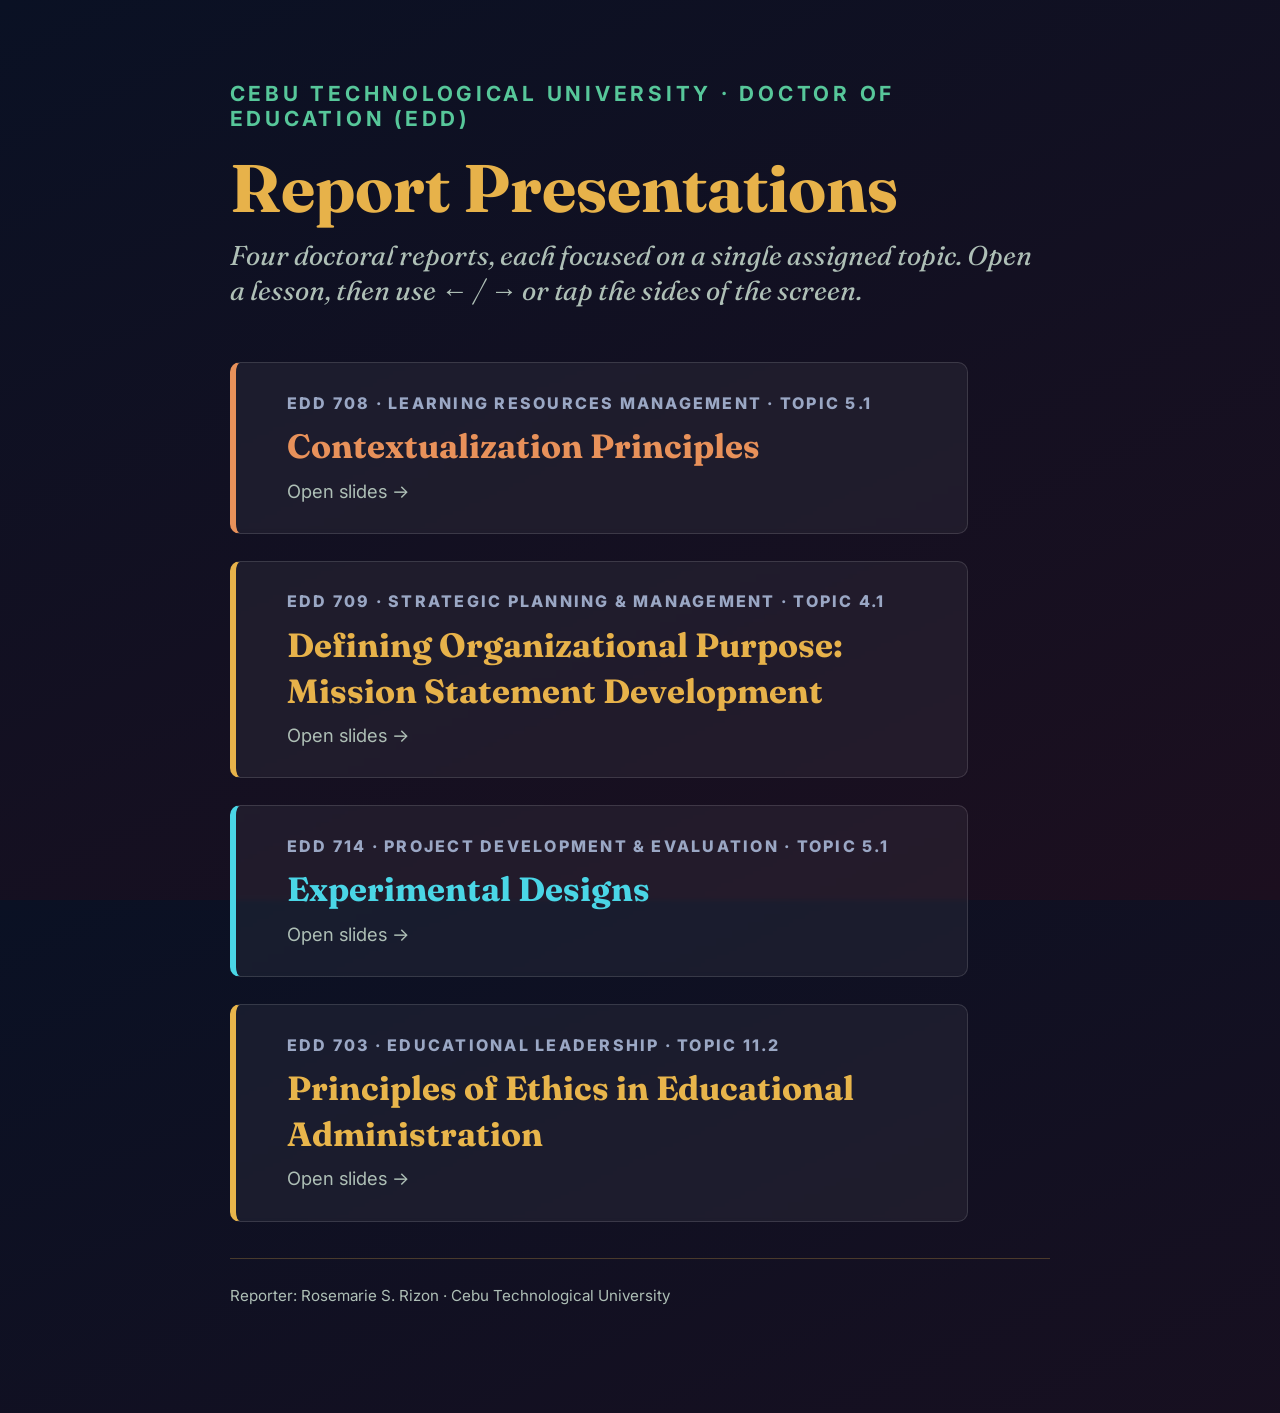
<file: aunt/edd-reports/index.html>
<!doctype html>
<html lang="en">
<head>
<meta charset="utf-8">
<meta name="viewport" content="width=device-width, initial-scale=1">
<title>EdD Report Presentations — Cebu Technological University</title>
<link rel="stylesheet" href="slides.css">
<style>
  body{overflow:auto;background:linear-gradient(155deg,#0a1124 0%,#1c0f1f 100%)}
  .wrap{max-width:1000px;margin:0 auto;padding:9vh 7vw 12vh}
  .program{font-family:"Inter",sans-serif;font-size:1.3rem;font-weight:700;letter-spacing:.18em;text-transform:uppercase;color:#57c79a;margin-bottom:2.4vh}
  h1{font-family:"Fraunces",Georgia,serif;font-weight:700;font-size:clamp(2.4rem,6vw,4.2rem);color:#e7b24a;line-height:1.05;margin-bottom:1.6vh}
  .lead{font-family:"Fraunces",Georgia,serif;font-style:italic;font-size:clamp(1.1rem,2.4vw,1.7rem);color:#aebfb6;margin-bottom:6vh;max-width:48ch}
  a.card{display:block;text-decoration:none;background:rgba(255,255,255,.05);border:1px solid rgba(255,255,255,.13);
    border-left:6px solid var(--ac,#e7b24a);border-radius:10px;padding:3.2vh 4vw;margin-bottom:3vh;color:#f3f1ea;
    transition:transform .2s, background .2s}
  a.card:hover{background:rgba(255,255,255,.09);transform:translateX(6px)}
  a.card .n{font-family:"Inter",sans-serif;font-size:clamp(.8rem,1.5vw,1rem);font-weight:800;letter-spacing:.14em;text-transform:uppercase;color:#9aa7c4}
  a.card .t{font-family:"Fraunces",Georgia,serif;font-size:clamp(1.3rem,3vw,2.1rem);font-weight:700;color:var(--ac,#e7b24a);margin:1vh 0}
  a.card .d{font-size:clamp(.95rem,1.8vw,1.15rem);color:#aebfb6}
  a.l1{--ac:#e8915a} a.l2{--ac:#e7b24a} a.l3{--ac:#4ad6e6} a.l4{--ac:#e8b54b}
  footer{color:#aebfb6;font-size:.95rem;margin-top:4vh;border-top:1px solid rgba(231,178,74,.26);padding-top:3vh}
</style>
</head>
<body>
<div class="wrap">
  <div class="program">Cebu Technological University &middot; Doctor of Education (EdD)</div>
  <h1>Report Presentations</h1>
  <div class="lead">Four doctoral reports, each focused on a single assigned topic. Open a lesson, then use &larr; / &rarr; or tap the sides of the screen.</div>

  <a class="card l1" href="lesson1-learning-resources/">
    <div class="n">EdD 708 &middot; Learning Resources Management &middot; Topic 5.1</div>
    <div class="t">Contextualization Principles</div>
    <div class="d">Open slides &rarr;</div>
  </a>

  <a class="card l2" href="lesson2-strategic-planning/">
    <div class="n">EdD 709 &middot; Strategic Planning &amp; Management &middot; Topic 4.1</div>
    <div class="t">Defining Organizational Purpose: Mission Statement Development</div>
    <div class="d">Open slides &rarr;</div>
  </a>

  <a class="card l3" href="lesson3-project-evaluation/">
    <div class="n">EdD 714 &middot; Project Development &amp; Evaluation &middot; Topic 5.1</div>
    <div class="t">Experimental Designs</div>
    <div class="d">Open slides &rarr;</div>
  </a>

  <a class="card l4" href="lesson4-educational-leadership/">
    <div class="n">EdD 703 &middot; Educational Leadership &middot; Topic 11.2</div>
    <div class="t">Principles of Ethics in Educational Administration</div>
    <div class="d">Open slides &rarr;</div>
  </a>

  <footer>Reporter: Rosemarie S. Rizon &middot; Cebu Technological University</footer>
</div>
</body>
</html>
</file>
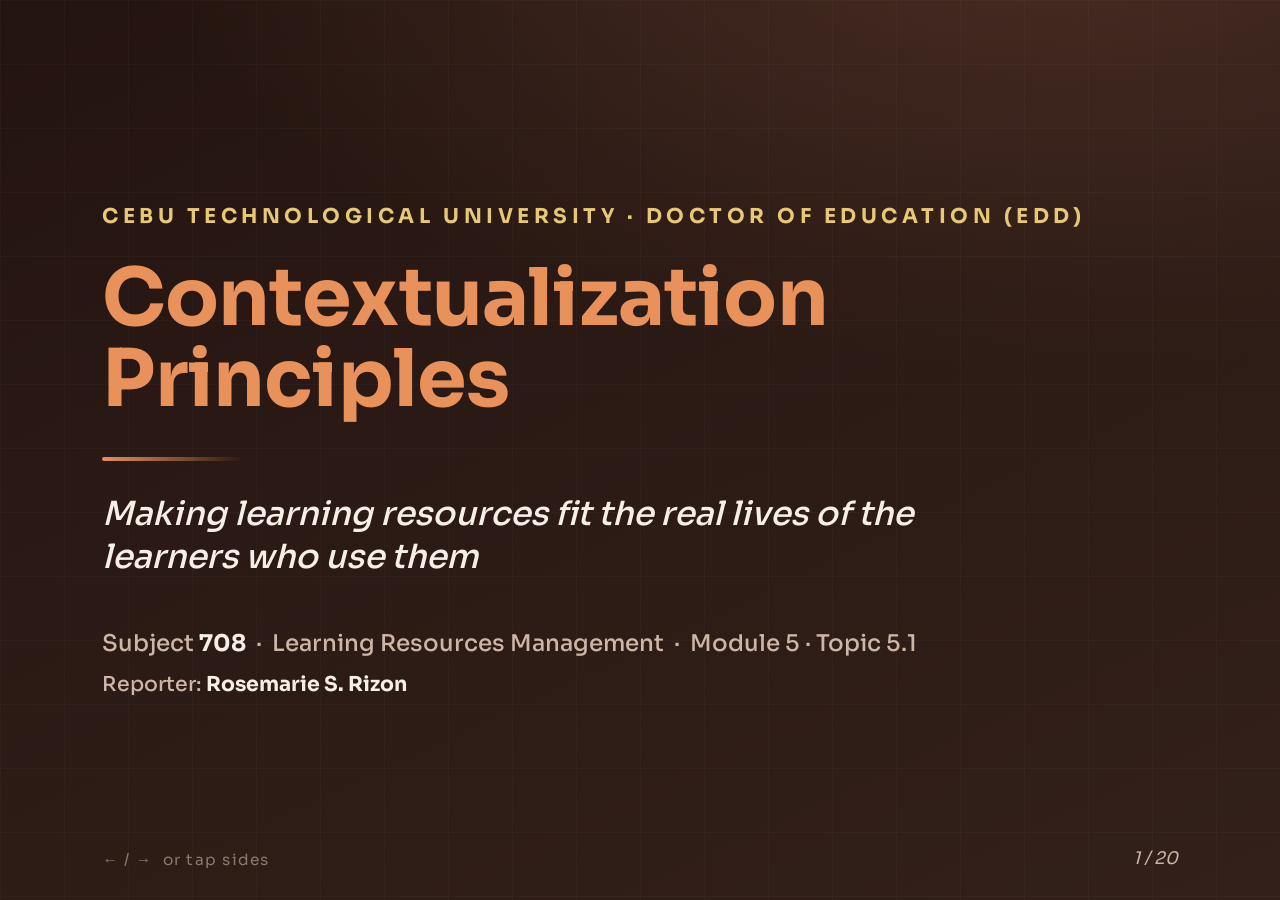
<file: aunt/edd-reports/lesson1-learning-resources/index.html>
<!doctype html>
<html lang="en">
<head>
<meta charset="utf-8">
<meta name="viewport" content="width=device-width, initial-scale=1">
<title>708 — 5.1 Contextualization Principles</title>
<link rel="stylesheet" href="../slides.css">
</head>
<body data-theme="resources">
<div class="deck">

  <!-- 1 — TITLE -->
  <section class="slide title active">
    <div class="program">Cebu Technological University &middot; Doctor of Education (EdD)</div>
    <h1>Contextualization Principles</h1>
    <div class="rule"></div>
    <div class="sub">Making learning resources fit the real lives of the learners who use them</div>
    <div class="by">Subject <b>708</b> &nbsp;&middot;&nbsp; Learning Resources Management &nbsp;&middot;&nbsp; Module 5 &middot; Topic 5.1</div>
    <div class="by" style="margin-top:1.5vh;font-size:1.6vw">Reporter: <b>Rosemarie S. Rizon</b></div>
  </section>

  <!-- 2 — WHERE 5.1 SITS -->
  <section class="slide">
    <div class="kolophon"><span>708 &middot; Module 5</span><span class="right">Topic 5.1</span></div>
    <h2 class="head"><span class="small">Orientation</span>Where my topic sits</h2>
    <figure class="diagram">
      <svg viewBox="0 0 1000 250" role="img" aria-label="Module 5 map, focus on 5.1">
        <rect class="dg-box-a" x="40"  y="60" width="300" height="100" rx="8"/>
        <text class="dg-a" x="190" y="100" text-anchor="middle" font-size="20" font-weight="700">5.1 Contextualization</text>
        <text class="dg-sub" x="190" y="130" text-anchor="middle" font-size="15">principles &mdash; my focus</text>
        <rect class="dg-box" x="375" y="68" width="200" height="84" rx="8" opacity="0.5"/>
        <text class="dg-sub" x="475" y="106" text-anchor="middle" font-size="16" font-weight="600">5.2 Localization</text>
        <text class="dg-sub" x="475" y="130" text-anchor="middle" font-size="13">(later)</text>
        <rect class="dg-box" x="600" y="68" width="170" height="84" rx="8" opacity="0.5"/>
        <text class="dg-sub" x="685" y="100" text-anchor="middle" font-size="15" font-weight="600">5.3 Indigenous</text>
        <text class="dg-sub" x="685" y="124" text-anchor="middle" font-size="13">materials</text>
        <rect class="dg-box" x="795" y="68" width="165" height="84" rx="8" opacity="0.5"/>
        <text class="dg-sub" x="877" y="100" text-anchor="middle" font-size="15" font-weight="600">5.4 Cultural</text>
        <text class="dg-sub" x="877" y="124" text-anchor="middle" font-size="13">responsiveness</text>
      </svg>
      <figcaption>Module 5 has several topics. This report covers only the first &mdash; 5.1, the principle the rest depend on.</figcaption>
    </figure>
  </section>

  <!-- 3 — ROADMAP -->
  <section class="slide">
    <div class="kolophon"><span>708 &middot; 5.1</span><span class="right">Roadmap</span></div>
    <h2 class="head">What this report will cover</h2>
    <ul class="points">
      <li><b>What</b> contextualization means</li>
      <li><b>Why</b> it makes learning stick</li>
      <li><b>The principles</b> themselves, one by one</li>
      <li><b>How</b> to apply them, with examples and cautions</li>
    </ul>
  </section>

  <!-- 4 — DEFINITION -->
  <section class="slide">
    <div class="kolophon"><span>708 &middot; 5.1</span><span class="right">The construct</span></div>
    <h2 class="head"><span class="small">Defining the construct</span>What contextualization means</h2>
    <div class="define">
      <div class="term"><span class="word">Contextualization</span><span class="gloss">Designing and adapting learning resources so they <b>connect to the learner's real environment</b> &mdash; their place, culture, language, and daily experience.<br><span style="color:var(--muted);font-style:italic;font-size:.9em">In plain terms: teaching with examples learners already recognize from their own lives.</span></span></div>
    </div>
  </section>

  <!-- 5 — RELATED TERMS -->
  <section class="slide">
    <div class="kolophon"><span>708 &middot; 5.1</span><span class="right">Clarify</span></div>
    <h2 class="head">A close cousin: localization</h2>
    <div class="define">
      <div class="term"><span class="word">Contextualization</span><span class="gloss">Connecting content to the learner's <b>lived experience and setting</b>.</span></div>
      <div class="term"><span class="word">Localization</span><span class="gloss">Adapting to a <b>specific place</b> &mdash; its language, examples, and culture (topic 5.2).</span></div>
    </div>
  </section>

  <!-- 6 — WHY IT WORKS -->
  <section class="slide">
    <div class="kolophon"><span>708 &middot; 5.1</span><span class="right">Rationale</span></div>
    <h2 class="head">Why context makes learning stick</h2>
    <div class="lead">When new ideas are tied to something a learner <span class="hl">already knows</span>, they are easier to understand, easier to remember, and easier to use in real life.</div>
  </section>

  <!-- 7 — THE LEARNING SCIENCE -->
  <section class="slide">
    <div class="kolophon"><span>708 &middot; 5.1</span><span class="right">Rationale</span></div>
    <h2 class="head">Building on what is already there</h2>
    <figure class="diagram">
      <svg viewBox="0 0 1000 210" role="img" aria-label="Prior knowledge to new learning">
        <rect class="dg-box-b" x="60" y="70" width="260" height="80" rx="8"/>
        <text class="dg-b" x="190" y="105" text-anchor="middle" font-size="19" font-weight="700">What they know</text>
        <text class="dg-sub" x="190" y="130" text-anchor="middle" font-size="14">home, work, community</text>
        <rect class="dg-box-a" x="400" y="70" width="200" height="80" rx="8"/>
        <text class="dg-a" x="500" y="115" text-anchor="middle" font-size="17" font-weight="700">bridge</text>
        <rect class="dg-box-b" x="680" y="70" width="260" height="80" rx="8"/>
        <text class="dg-b" x="810" y="105" text-anchor="middle" font-size="19" font-weight="700">New idea</text>
        <text class="dg-sub" x="810" y="130" text-anchor="middle" font-size="14">understood &amp; retained</text>
        <path class="dg-arrow" d="M322 110 H398"/><polygon class="dg-arrow-head" points="398,110 386,103 386,117"/>
        <path class="dg-arrow" d="M602 110 H678"/><polygon class="dg-arrow-head" points="678,110 666,103 666,117"/>
      </svg>
      <figcaption>Context is the bridge from the familiar to the new.</figcaption>
    </figure>
  </section>

  <!-- 8 — SECTION: THE PRINCIPLES -->
  <section class="slide section">
    <div class="kolophon"><span>708 &middot; 5.1</span><span class="right">Principles</span></div>
    <div class="num">5.1</div>
    <div class="kicker">The heart of the topic</div>
    <h2>The Principles of Contextualization</h2>
  </section>

  <!-- 9 — PRINCIPLE 1 -->
  <section class="slide">
    <div class="kolophon"><span>708 &middot; 5.1</span><span class="right">Principle 1</span></div>
    <h2 class="head"><span class="small">Principle 1</span>Relevance</h2>
    <div class="lead">Use examples drawn from the learner's <span class="hl">own community and surroundings</span> &mdash; things they see and do every day.</div>
  </section>

  <!-- 10 — PRINCIPLE 2 -->
  <section class="slide">
    <div class="kolophon"><span>708 &middot; 5.1</span><span class="right">Principle 2</span></div>
    <h2 class="head"><span class="small">Principle 2</span>Prior knowledge</h2>
    <div class="lead">Build each new lesson on what learners <span class="hl">already understand</span>, so the new idea has something to attach to.</div>
  </section>

  <!-- 11 — PRINCIPLE 3 -->
  <section class="slide">
    <div class="kolophon"><span>708 &middot; 5.1</span><span class="right">Principle 3</span></div>
    <h2 class="head"><span class="small">Principle 3</span>Authenticity</h2>
    <div class="lead">Draw on <span class="hl">real situations</span> the learner could actually meet &mdash; not invented or distant ones.</div>
  </section>

  <!-- 12 — PRINCIPLE 4 -->
  <section class="slide">
    <div class="kolophon"><span>708 &middot; 5.1</span><span class="right">Principle 4</span></div>
    <h2 class="head"><span class="small">Principle 4</span>Meaning over memorization</h2>
    <div class="lead">Aim for understanding learners can <span class="hl">use in real life</span>, not facts repeated by rote and soon forgotten.</div>
  </section>

  <!-- 13 — THE FOUR TOGETHER -->
  <section class="slide">
    <div class="kolophon"><span>708 &middot; 5.1</span><span class="right">Principles</span></div>
    <h2 class="head">The four principles at a glance</h2>
    <div class="recap">
      <div class="item"><div class="k">Relevance</div><div class="v">Examples from their own world.</div></div>
      <div class="item"><div class="k">Prior knowledge</div><div class="v">Build on what they already know.</div></div>
      <div class="item"><div class="k">Authenticity</div><div class="v">Real situations, not invented ones.</div></div>
      <div class="item"><div class="k">Meaning</div><div class="v">Understanding they can apply.</div></div>
    </div>
  </section>

  <!-- 14 — ABSTRACT vs CONTEXTUALIZED -->
  <section class="slide">
    <div class="kolophon"><span>708 &middot; 5.1</span><span class="right">Compare</span></div>
    <h2 class="head">The same lesson, two ways</h2>
    <div class="split">
      <figure>
        <svg viewBox="0 0 460 200" role="img" aria-label="Abstract">
          <rect class="dg-box" x="20" y="30" width="420" height="140" rx="8" stroke="var(--warn)"/>
          <text x="240" y="84" text-anchor="middle" font-size="17" fill="var(--warn)" font-family="Sora,sans-serif" font-weight="700">"A train leaves City A</text>
          <text x="240" y="110" text-anchor="middle" font-size="17" fill="var(--warn)" font-family="Sora,sans-serif" font-weight="700">at 60 km/h..."</text>
          <text class="dg-sub" x="240" y="148" text-anchor="middle" font-size="15">distant &middot; no local trains</text>
        </svg>
        <figcaption>Abstract &mdash; far from the learner's world.</figcaption>
      </figure>
      <figure>
        <svg viewBox="0 0 460 200" role="img" aria-label="Contextualized">
          <rect class="dg-box-a" x="20" y="30" width="420" height="140" rx="8"/>
          <text x="240" y="84" text-anchor="middle" font-size="17" class="dg-a" font-family="Sora,sans-serif" font-weight="700">"A jeepney travels from</text>
          <text x="240" y="110" text-anchor="middle" font-size="17" class="dg-a" font-family="Sora,sans-serif" font-weight="700">your barangay to town..."</text>
          <text class="dg-sub" x="240" y="148" text-anchor="middle" font-size="15">familiar &middot; instantly relatable</text>
        </svg>
        <figcaption>Contextualized &mdash; the same math, made local.</figcaption>
      </figure>
    </div>
  </section>

  <!-- 15 — MORE EXAMPLES -->
  <section class="slide">
    <div class="kolophon"><span>708 &middot; 5.1</span><span class="right">Examples</span></div>
    <h2 class="head">Contextualizing across subjects</h2>
    <ul class="points">
      <li><b>Math</b><span class="plain">Counting with sari-sari store prices instead of textbook coins.</span></li>
      <li><b>Science</b><span class="plain">Studying weather using the local rainy and dry seasons.</span></li>
      <li><b>Reading</b><span class="plain">Stories set in places and traditions the learners know.</span></li>
    </ul>
  </section>

  <!-- 16 — HOW TO APPLY -->
  <section class="slide">
    <div class="kolophon"><span>708 &middot; 5.1</span><span class="right">Practice</span></div>
    <h2 class="head">Applying the principle</h2>
    <ol class="steps">
      <li><b>Know your learners</b><span class="plain">Their place, language, work, and experiences.</span></li>
      <li><b>Find local examples</b><span class="plain">Swap distant references for familiar ones.</span></li>
      <li><b>Adapt, don't dilute</b><span class="plain">Keep the standard; change only the wrapping.</span></li>
    </ol>
  </section>

  <!-- 17 — CAUTION -->
  <section class="slide">
    <div class="kolophon"><span>708 &middot; 5.1</span><span class="right">Caution</span></div>
    <h2 class="head">One important caution</h2>
    <div class="card"><span class="tag">Adapt, never lower</span>Contextualizing changes the <b>examples</b>, not the <b>standard</b>. The learning goal stays exactly as high &mdash; we only make the path to it more familiar.</div>
  </section>

  <!-- 18 — WHY IT MATTERS -->
  <section class="slide">
    <div class="kolophon"><span>708 &middot; 5.1</span><span class="right">Significance</span></div>
    <h2 class="head">Why contextualization matters</h2>
    <ul class="points">
      <li><b>Engagement</b><span class="plain">Learners pay attention to what feels relevant.</span></li>
      <li><b>Comprehension</b><span class="plain">Familiar context lowers the barrier to new ideas.</span></li>
      <li><b>Equity</b><span class="plain">It meets learners where they are, whatever their background.</span></li>
    </ul>
  </section>

  <!-- 19 — RECAP -->
  <section class="slide">
    <div class="kolophon"><span>708 &middot; 5.1</span><span class="right">Key takeaways</span></div>
    <h2 class="head">Key takeaways</h2>
    <div class="recap">
      <div class="item"><div class="k">Meaning</div><div class="v">Connect learning to the learner's real world.</div></div>
      <div class="item"><div class="k">Principles</div><div class="v">Relevance, prior knowledge, authenticity, meaning.</div></div>
      <div class="item"><div class="k">Method</div><div class="v">Adapt the example; keep the standard.</div></div>
      <div class="item"><div class="k">Payoff</div><div class="v">Better engagement, comprehension, and equity.</div></div>
    </div>
  </section>

  <!-- 20 — CLOSE -->
  <section class="slide title">
    <div class="program">708 &middot; Module 5 &middot; Topic 5.1</div>
    <h1>Thank you</h1>
    <div class="rule"></div>
    <div class="sub">Learning that starts where the learner stands.</div>
    <div class="by">Reporter: <b>Rosemarie S. Rizon</b></div>
  </section>

  <div class="bar"></div>
  <div class="pageno"></div>
  <div class="nav">&larr; / &rarr; &nbsp;or tap sides</div>
  <div class="tap left"></div>
  <div class="tap right"></div>
</div>
<script src="../slides.js"></script>
</body>
</html>
</file>
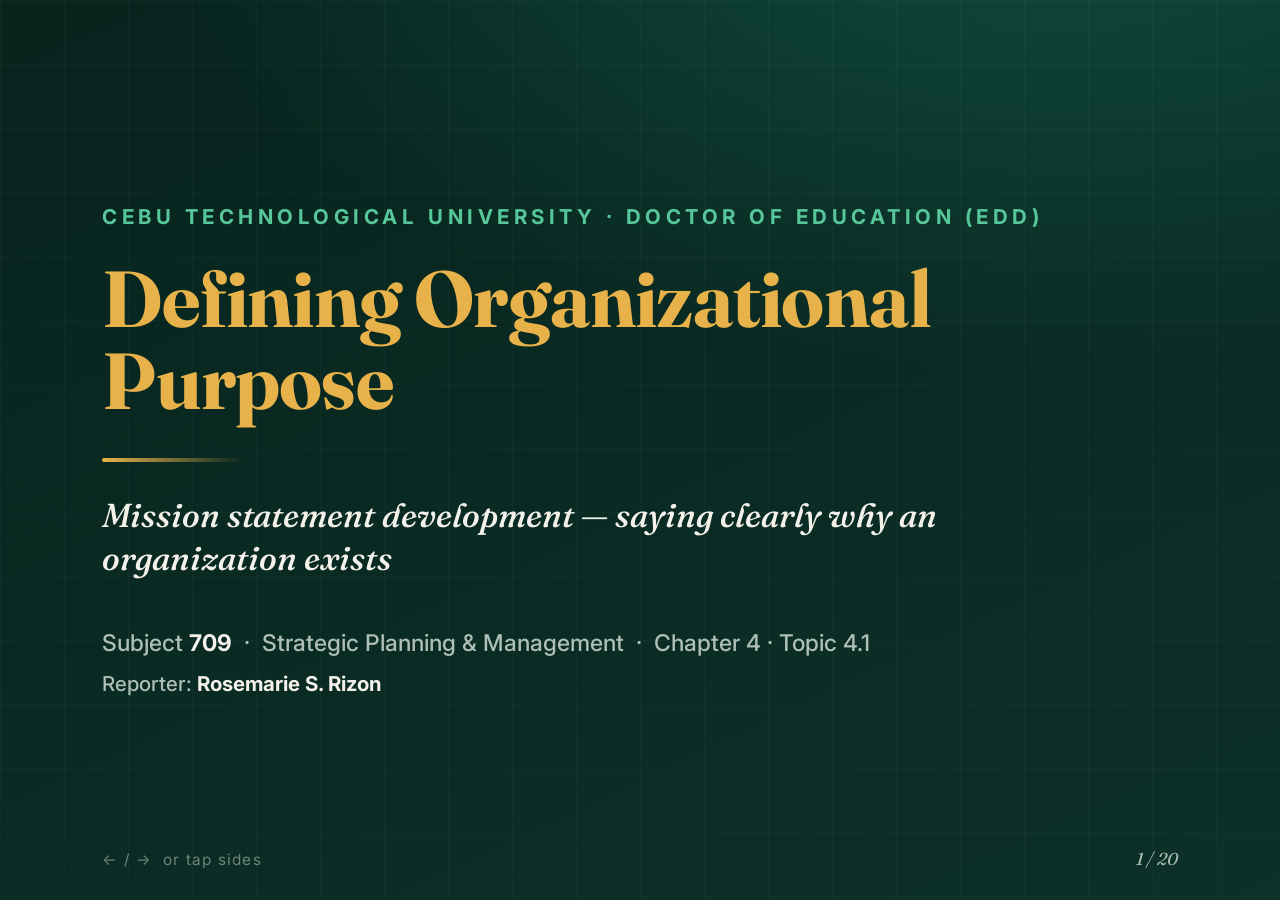
<file: aunt/edd-reports/lesson2-strategic-planning/index.html>
<!doctype html>
<html lang="en">
<head>
<meta charset="utf-8">
<meta name="viewport" content="width=device-width, initial-scale=1">
<title>709 — 4.1 Defining Organizational Purpose: Mission Statement Development</title>
<link rel="stylesheet" href="../slides.css">
</head>
<body data-theme="strategy">
<div class="deck">

  <!-- 1 — TITLE -->
  <section class="slide title active">
    <div class="program">Cebu Technological University &middot; Doctor of Education (EdD)</div>
    <h1>Defining Organizational Purpose</h1>
    <div class="rule"></div>
    <div class="sub">Mission statement development &mdash; saying clearly why an organization exists</div>
    <div class="by">Subject <b>709</b> &nbsp;&middot;&nbsp; Strategic Planning &amp; Management &nbsp;&middot;&nbsp; Chapter 4 &middot; Topic 4.1</div>
    <div class="by" style="margin-top:1.5vh;font-size:1.6vw">Reporter: <b>Rosemarie S. Rizon</b></div>
  </section>

  <!-- 2 — WHERE 4.1 SITS -->
  <section class="slide">
    <div class="kolophon"><span>709 &middot; Chapter 4</span><span class="right">Topic 4.1</span></div>
    <h2 class="head"><span class="small">Orientation</span>Where my topic sits</h2>
    <figure class="diagram">
      <svg viewBox="0 0 1000 230" role="img" aria-label="Chapter 4 map, focus on 4.1">
        <rect class="dg-box-a" x="40"  y="70" width="290" height="100" rx="8"/>
        <text class="dg-a" x="185" y="112" text-anchor="middle" font-size="22" font-weight="700">4.1 Mission</text>
        <text class="dg-sub" x="185" y="142" text-anchor="middle" font-size="15">why we exist &mdash; my focus</text>
        <rect class="dg-box" x="370" y="78" width="270" height="84" rx="8" opacity="0.5"/>
        <text class="dg-sub" x="505" y="116" text-anchor="middle" font-size="19" font-weight="600">4.2 Strategic goals</text>
        <text class="dg-sub" x="505" y="142" text-anchor="middle" font-size="14">(later topic)</text>
        <rect class="dg-box" x="680" y="78" width="270" height="84" rx="8" opacity="0.5"/>
        <text class="dg-sub" x="815" y="116" text-anchor="middle" font-size="19" font-weight="600">4.3 KPIs</text>
        <text class="dg-sub" x="815" y="142" text-anchor="middle" font-size="14">(later topic)</text>
      </svg>
      <figcaption>Chapter 4 has three topics. This report covers only the first &mdash; 4.1, the foundation the other two build on.</figcaption>
    </figure>
  </section>

  <!-- 3 — OVERVIEW OF THIS REPORT -->
  <section class="slide">
    <div class="kolophon"><span>709 &middot; 4.1</span><span class="right">Roadmap</span></div>
    <h2 class="head">What this report will cover</h2>
    <ul class="points">
      <li><b>What</b> a mission statement is, and what it is not</li>
      <li><b>Why</b> defining purpose matters before anything else</li>
      <li><b>How</b> to develop, draft, and refine one</li>
      <li><b>Examples</b>, common mistakes, and a simple checklist</li>
    </ul>
  </section>

  <!-- 4 — WHAT A MISSION STATEMENT IS -->
  <section class="slide">
    <div class="kolophon"><span>709 &middot; 4.1</span><span class="right">The construct</span></div>
    <h2 class="head"><span class="small">Defining the construct</span>What a mission statement is</h2>
    <div class="define">
      <div class="term"><span class="word">Mission statement</span><span class="gloss">A concise declaration of an organization's <b>core purpose and reason for existing</b> &mdash; what it does, for whom, and to what end.<br><span style="color:var(--muted);font-style:italic;font-size:.9em">In plain terms: one or two clear sentences saying why we exist.</span></span></div>
    </div>
  </section>

  <!-- 5 — WHAT IT IS NOT -->
  <section class="slide">
    <div class="kolophon"><span>709 &middot; 4.1</span><span class="right">Clarify</span></div>
    <h2 class="head">What a mission statement is not</h2>
    <ul class="points">
      <li><b>Not a slogan</b><span class="plain">It is purpose, not a catchy advertising line.</span></li>
      <li><b>Not a list of goals</b><span class="plain">Goals come later (4.2); the mission is the reason behind them.</span></li>
      <li><b>Not the vision</b><span class="plain">Vision is the future dream; mission is the present work.</span></li>
    </ul>
  </section>

  <!-- 6 — MISSION vs VISION -->
  <section class="slide">
    <div class="kolophon"><span>709 &middot; 4.1</span><span class="right">Clarify</span></div>
    <h2 class="head">Mission is not the same as vision</h2>
    <div class="split">
      <figure>
        <svg viewBox="0 0 460 200" role="img" aria-label="Vision">
          <rect class="dg-box" x="20" y="30" width="420" height="140" rx="8" stroke="var(--accent-2)"/>
          <text x="240" y="86" text-anchor="middle" font-size="24" class="dg-b" font-family="Inter,sans-serif" font-weight="700">VISION</text>
          <text class="dg-sub" x="240" y="124" text-anchor="middle" font-size="17">the dream &mdash; where we</text>
          <text class="dg-sub" x="240" y="148" text-anchor="middle" font-size="17">hope to be someday</text>
        </svg>
        <figcaption>Future-facing and aspirational.</figcaption>
      </figure>
      <figure>
        <svg viewBox="0 0 460 200" role="img" aria-label="Mission">
          <rect class="dg-box-a" x="20" y="30" width="420" height="140" rx="8"/>
          <text x="240" y="86" text-anchor="middle" font-size="24" class="dg-a" font-family="Inter,sans-serif" font-weight="700">MISSION</text>
          <text class="dg-sub" x="240" y="124" text-anchor="middle" font-size="17">the present &mdash; what we</text>
          <text class="dg-sub" x="240" y="148" text-anchor="middle" font-size="17">do every day, and why</text>
        </svg>
        <figcaption>Present-facing and active. This is our topic.</figcaption>
      </figure>
    </div>
  </section>

  <!-- 7 — THREE QUESTIONS -->
  <section class="slide">
    <div class="kolophon"><span>709 &middot; 4.1</span><span class="right">Anatomy</span></div>
    <h2 class="head">A strong mission answers three questions</h2>
    <figure class="diagram">
      <svg viewBox="0 0 1000 230" role="img" aria-label="Three mission questions">
        <rect class="dg-box-b" x="40"  y="50" width="270" height="120" rx="8"/>
        <text class="dg-b" x="175" y="100" text-anchor="middle" font-size="26" font-weight="700">WHO</text>
        <text class="dg-sub" x="175" y="135" text-anchor="middle" font-size="17">do we serve?</text>
        <rect class="dg-box-a" x="365" y="50" width="270" height="120" rx="8"/>
        <text class="dg-a" x="500" y="100" text-anchor="middle" font-size="26" font-weight="700">WHAT</text>
        <text class="dg-sub" x="500" y="135" text-anchor="middle" font-size="17">do we do for them?</text>
        <rect class="dg-box-b" x="690" y="50" width="270" height="120" rx="8"/>
        <text class="dg-b" x="825" y="100" text-anchor="middle" font-size="26" font-weight="700">WHY</text>
        <text class="dg-sub" x="825" y="135" text-anchor="middle" font-size="17">does it matter?</text>
      </svg>
      <figcaption>Answer all three, in plain language, and the mission is sound.</figcaption>
    </figure>
  </section>

  <!-- 8 — THE THREE PARTS, EXPANDED -->
  <section class="slide">
    <div class="kolophon"><span>709 &middot; 4.1</span><span class="right">Anatomy</span></div>
    <h2 class="head">The three parts, up close</h2>
    <div class="define">
      <div class="term"><span class="word">Who</span><span class="gloss">The people we exist to serve &mdash; <b>students, families, a community</b>.</span></div>
      <div class="term"><span class="word">What</span><span class="gloss">The <b>core service or change</b> we provide to them.</span></div>
      <div class="term"><span class="word">Why</span><span class="gloss">The deeper <b>value or purpose</b> behind the work.</span></div>
    </div>
  </section>

  <!-- 9 — WHAT MAKES IT STRONG -->
  <section class="slide">
    <div class="kolophon"><span>709 &middot; 4.1</span><span class="right">Quality test</span></div>
    <h2 class="head">What makes a mission statement strong</h2>
    <ul class="points">
      <li><b>Clear</b><span class="plain">Plain words anyone can understand &mdash; no jargon.</span></li>
      <li><b>Concise</b><span class="plain">Short enough to remember; usually one or two sentences.</span></li>
      <li><b>Purpose-driven</b><span class="plain">Names the real reason the organization exists.</span></li>
      <li><b>Distinctive</b><span class="plain">Fits this organization, not just any organization.</span></li>
    </ul>
  </section>

  <!-- 10 — WHY PURPOSE COMES FIRST -->
  <section class="slide">
    <div class="kolophon"><span>709 &middot; 4.1</span><span class="right">Significance</span></div>
    <h2 class="head">Why defining purpose comes first</h2>
    <ul class="points">
      <li><b>Alignment</b><span class="plain">Keeps everyone pulling in the same direction.</span></li>
      <li><b>Decision filter</b><span class="plain">Guides day-to-day choices when priorities compete.</span></li>
      <li><b>Identity</b><span class="plain">Tells stakeholders what the organization stands for.</span></li>
      <li><b>Foundation</b><span class="plain">Goals (4.2) and KPIs (4.3) are built on top of it.</span></li>
    </ul>
  </section>

  <!-- 11 — SECTION: DEVELOPING ONE -->
  <section class="slide section">
    <div class="kolophon"><span>709 &middot; 4.1</span><span class="right">Development</span></div>
    <div class="num">4.1</div>
    <div class="kicker">The heart of the topic</div>
    <h2>Developing a Mission Statement</h2>
  </section>

  <!-- 12 — THE STEPS -->
  <section class="slide">
    <div class="kolophon"><span>709 &middot; 4.1</span><span class="right">Development</span></div>
    <h2 class="head">How to develop one, step by step</h2>
    <ol class="steps">
      <li><b>Identify who you serve</b><span class="plain">Name the people who benefit.</span></li>
      <li><b>State what you do for them</b><span class="plain">The core service or change you provide.</span></li>
      <li><b>Explain why it matters</b><span class="plain">The deeper value behind the work.</span></li>
      <li><b>Draft, then trim</b><span class="plain">Write it out, then cut to the essential.</span></li>
    </ol>
  </section>

  <!-- 13 — WORKED EXAMPLE (BUILD) -->
  <section class="slide">
    <div class="kolophon"><span>709 &middot; 4.1</span><span class="right">Worked example</span></div>
    <h2 class="head">Building one, part by part</h2>
    <div class="card"><span class="tag">From parts to statement</span>
      <b>Who:</b> every child &nbsp;&middot;&nbsp; <b>What:</b> a safe place to learn skills and values &nbsp;&middot;&nbsp; <b>Why:</b> to be ready for life.<br><br>
      &rarr; &nbsp;"To give <b>every child</b> a safe place to learn the <b>skills and values</b> they need for life."<br>
      <span style="font-size:.78em;color:var(--muted);font-style:italic">Short, clear, memorable &mdash; and it answers all three questions.</span></div>
  </section>

  <!-- 14 — MORE EXAMPLES ACROSS SECTORS -->
  <section class="slide">
    <div class="kolophon"><span>709 &middot; 4.1</span><span class="right">Examples</span></div>
    <h2 class="head">The pattern across different settings</h2>
    <ul class="points">
      <li><b>A school</b><span class="plain">"To help every learner gain the skills and confidence for life."</span></li>
      <li><b>A clinic</b><span class="plain">"To give our community affordable, caring health services."</span></li>
      <li><b>A library</b><span class="plain">"To open the world of reading and ideas to everyone we serve."</span></li>
    </ul>
  </section>

  <!-- 15 — WEAK vs STRONG -->
  <section class="slide">
    <div class="kolophon"><span>709 &middot; 4.1</span><span class="right">Compare</span></div>
    <h2 class="head">Weak mission vs. strong mission</h2>
    <div class="split">
      <figure>
        <svg viewBox="0 0 460 210" role="img" aria-label="Weak mission">
          <rect class="dg-box" x="20" y="30" width="420" height="150" rx="8" stroke="var(--warn)"/>
          <text x="240" y="86" text-anchor="middle" font-size="18" fill="var(--warn)" font-family="Inter,sans-serif" font-weight="700">"To be the best school</text>
          <text x="240" y="112" text-anchor="middle" font-size="18" fill="var(--warn)" font-family="Inter,sans-serif" font-weight="700">in the region."</text>
          <text class="dg-sub" x="240" y="150" text-anchor="middle" font-size="15">vague &middot; no who/what/why</text>
        </svg>
        <figcaption>Sounds nice, but says nothing about purpose.</figcaption>
      </figure>
      <figure>
        <svg viewBox="0 0 460 210" role="img" aria-label="Strong mission">
          <rect class="dg-box-a" x="20" y="20" width="420" height="170" rx="8"/>
          <text x="240" y="74" text-anchor="middle" font-size="16" class="dg-a" font-family="Inter,sans-serif" font-weight="700">"To help every learner in</text>
          <text x="240" y="98" text-anchor="middle" font-size="16" class="dg-a" font-family="Inter,sans-serif" font-weight="700">our town gain the skills</text>
          <text x="240" y="122" text-anchor="middle" font-size="16" class="dg-a" font-family="Inter,sans-serif" font-weight="700">and confidence for life."</text>
          <text class="dg-sub" x="240" y="160" text-anchor="middle" font-size="15">who &middot; what &middot; why &mdash; all clear</text>
        </svg>
        <figcaption>Concrete purpose anyone can act on.</figcaption>
      </figure>
    </div>
  </section>

  <!-- 16 — COMMON MISTAKES -->
  <section class="slide">
    <div class="kolophon"><span>709 &middot; 4.1</span><span class="right">Pitfalls</span></div>
    <h2 class="head">Common mistakes to avoid</h2>
    <ul class="points">
      <li><b>Too long</b><span class="plain">A paragraph no one can remember.</span></li>
      <li><b>Too vague</b><span class="plain">Words like "excellence" that could mean anything.</span></li>
      <li><b>All about us</b><span class="plain">Forgetting the people we serve.</span></li>
      <li><b>Copy-pasted</b><span class="plain">A generic line that fits any organization.</span></li>
    </ul>
  </section>

  <!-- 17 — REFINING / TRIMMING -->
  <section class="slide">
    <div class="kolophon"><span>709 &middot; 4.1</span><span class="right">Refine</span></div>
    <h2 class="head">Refining the draft</h2>
    <div class="card"><span class="tag">Draft &rarr; final</span>
      <b>Draft:</b> "Our mission is to provide a high-quality, holistic, learner-centered educational experience that nurtures excellence."<br><br>
      <b>Refined:</b> "To help every learner grow in skill, character, and confidence."<br>
      <span style="font-size:.78em;color:var(--muted);font-style:italic">Cut the jargon; keep the meaning. Shorter is stronger.</span></div>
  </section>

  <!-- 18 — ALIGNMENT -->
  <section class="slide">
    <div class="kolophon"><span>709 &middot; 4.1</span><span class="right">Coherence</span></div>
    <h2 class="head">The mission anchors everything</h2>
    <figure class="diagram">
      <svg viewBox="0 0 1000 230" role="img" aria-label="Mission anchors goals and actions">
        <rect class="dg-box-a" x="380" y="20" width="240" height="80" rx="8"/>
        <text class="dg-a" x="500" y="55" text-anchor="middle" font-size="20" font-weight="700">Mission</text>
        <text class="dg-sub" x="500" y="80" text-anchor="middle" font-size="14">why we exist</text>
        <rect class="dg-box-b" x="120" y="160" width="220" height="60" rx="8"/>
        <text class="dg-b" x="230" y="196" text-anchor="middle" font-size="16" font-weight="700">Daily choices</text>
        <rect class="dg-box-b" x="390" y="160" width="220" height="60" rx="8"/>
        <text class="dg-b" x="500" y="196" text-anchor="middle" font-size="16" font-weight="700">Goals</text>
        <rect class="dg-box-b" x="660" y="160" width="220" height="60" rx="8"/>
        <text class="dg-b" x="770" y="196" text-anchor="middle" font-size="16" font-weight="700">Priorities</text>
        <path class="dg-arrow" d="M470 102 L240 158"/><polygon class="dg-arrow-head" points="240,158 248,146 256,156"/>
        <path class="dg-arrow" d="M500 102 V158"/><polygon class="dg-arrow-head" points="500,158 493,146 507,146"/>
        <path class="dg-arrow" d="M530 102 L760 158"/><polygon class="dg-arrow-head" points="760,158 744,156 752,146"/>
      </svg>
      <figcaption>Every goal and choice should trace back to the mission.</figcaption>
    </figure>
  </section>

  <!-- 19 — RECAP -->
  <section class="slide">
    <div class="kolophon"><span>709 &middot; 4.1</span><span class="right">Key takeaways</span></div>
    <h2 class="head">Key takeaways</h2>
    <div class="recap">
      <div class="item"><div class="k">Purpose</div><div class="v">A mission says, in plain words, why we exist.</div></div>
      <div class="item"><div class="k">Who / What / Why</div><div class="v">A strong mission answers all three.</div></div>
      <div class="item"><div class="k">Develop it</div><div class="v">Name the parts, draft, then trim to the essential.</div></div>
      <div class="item"><div class="k">It comes first</div><div class="v">Everything else in strategy is built on it.</div></div>
    </div>
  </section>

  <!-- 20 — CLOSE -->
  <section class="slide title">
    <div class="program">709 &middot; Chapter 4 &middot; Topic 4.1</div>
    <h1>Thank you</h1>
    <div class="rule"></div>
    <div class="sub">Purpose, made clear.</div>
    <div class="by">Reporter: <b>Rosemarie S. Rizon</b></div>
  </section>

  <div class="bar"></div>
  <div class="pageno"></div>
  <div class="nav">&larr; / &rarr; &nbsp;or tap sides</div>
  <div class="tap left"></div>
  <div class="tap right"></div>
</div>
<script src="../slides.js"></script>
</body>
</html>
</file>
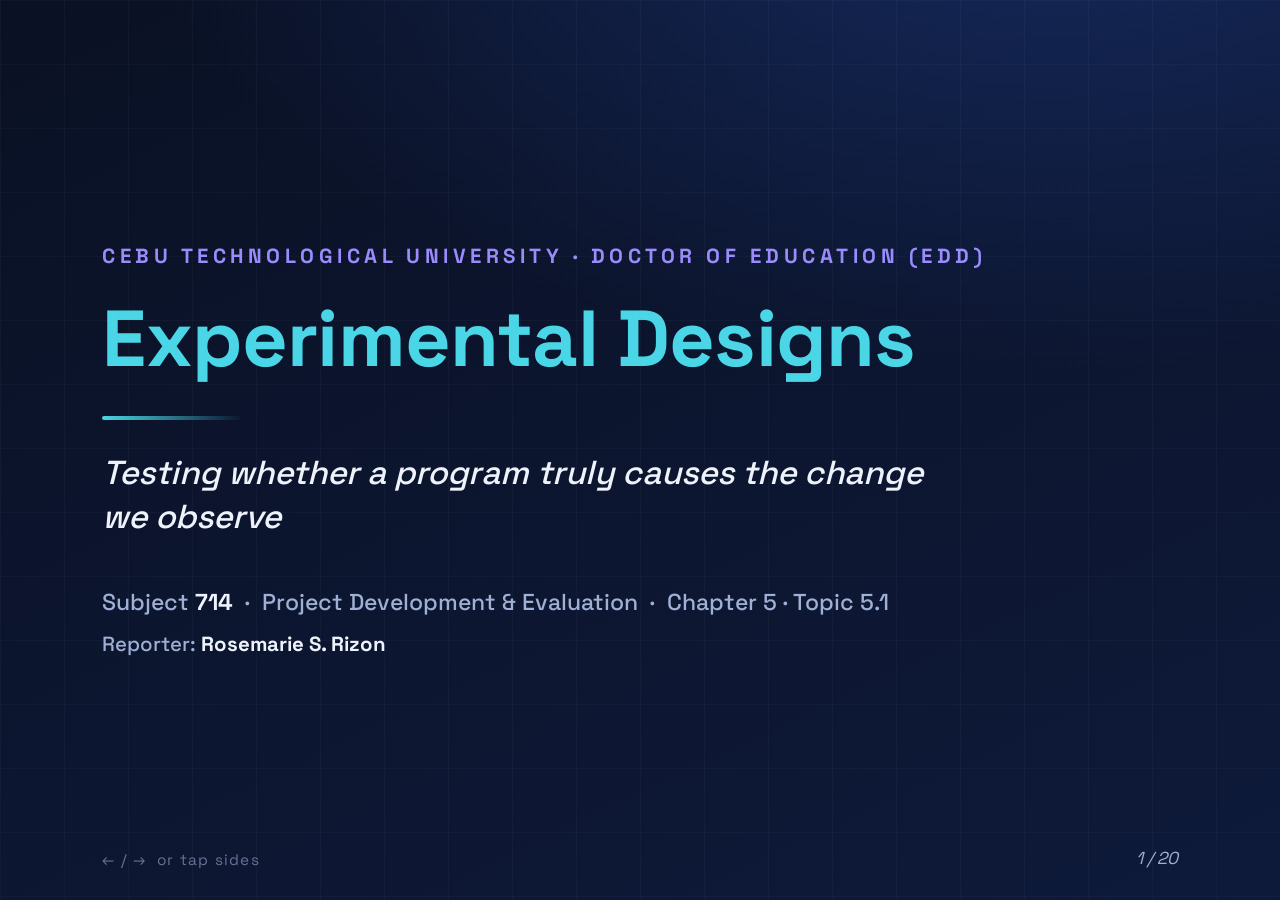
<file: aunt/edd-reports/lesson3-project-evaluation/index.html>
<!doctype html>
<html lang="en">
<head>
<meta charset="utf-8">
<meta name="viewport" content="width=device-width, initial-scale=1">
<title>714 — 5.1 Experimental Designs</title>
<link rel="stylesheet" href="../slides.css">
</head>
<body data-theme="research">
<div class="deck">

  <!-- 1 — TITLE -->
  <section class="slide title active">
    <div class="program">Cebu Technological University &middot; Doctor of Education (EdD)</div>
    <h1>Experimental Designs</h1>
    <div class="rule"></div>
    <div class="sub">Testing whether a program truly causes the change we observe</div>
    <div class="by">Subject <b>714</b> &nbsp;&middot;&nbsp; Project Development &amp; Evaluation &nbsp;&middot;&nbsp; Chapter 5 &middot; Topic 5.1</div>
    <div class="by" style="margin-top:1.5vh;font-size:1.6vw">Reporter: <b>Rosemarie S. Rizon</b></div>
  </section>

  <!-- 2 — WHERE 5.1 SITS -->
  <section class="slide">
    <div class="kolophon"><span>714 &middot; Chapter 5</span><span class="right">Topic 5.1</span></div>
    <h2 class="head"><span class="small">Orientation</span>Where my topic sits</h2>
    <figure class="diagram">
      <svg viewBox="0 0 1000 250" role="img" aria-label="Chapter 5 map, focus on 5.1">
        <rect class="dg-box-a" x="40"  y="60" width="280" height="100" rx="8"/>
        <text class="dg-a" x="180" y="100" text-anchor="middle" font-size="20" font-weight="700">5.1 Experimental</text>
        <text class="dg-sub" x="180" y="130" text-anchor="middle" font-size="15">designs &mdash; my focus</text>
        <rect class="dg-box" x="350" y="68" width="150" height="84" rx="8" opacity="0.5"/>
        <text class="dg-sub" x="425" y="106" text-anchor="middle" font-size="14" font-weight="600">5.2 Quasi-exp.</text>
        <rect class="dg-box" x="520" y="68" width="120" height="84" rx="8" opacity="0.5"/>
        <text class="dg-sub" x="580" y="106" text-anchor="middle" font-size="14" font-weight="600">5.3 Surveys</text>
        <rect class="dg-box" x="660" y="68" width="140" height="84" rx="8" opacity="0.5"/>
        <text class="dg-sub" x="730" y="106" text-anchor="middle" font-size="14" font-weight="600">5.4 Statistics</text>
        <rect class="dg-box" x="820" y="68" width="140" height="84" rx="8" opacity="0.5"/>
        <text class="dg-sub" x="890" y="106" text-anchor="middle" font-size="14" font-weight="600">5.5 Data viz</text>
      </svg>
      <figcaption>Chapter 5 surveys many methods. This report covers only the first &mdash; 5.1, the strongest design for proving cause.</figcaption>
    </figure>
  </section>

  <!-- 3 — ROADMAP -->
  <section class="slide">
    <div class="kolophon"><span>714 &middot; 5.1</span><span class="right">Roadmap</span></div>
    <h2 class="head">What this report will cover</h2>
    <ul class="points">
      <li><b>What</b> an experimental design is</li>
      <li><b>The RCT</b> &mdash; the strongest form, step by step</li>
      <li><b>Its building blocks</b> &mdash; randomizing, control, pre&ndash;post</li>
      <li><b>Validity</b>, strengths, limits, and when to use it</li>
    </ul>
  </section>

  <!-- 4 — THE QUESTION IT ANSWERS -->
  <section class="slide">
    <div class="kolophon"><span>714 &middot; 5.1</span><span class="right">The problem</span></div>
    <h2 class="head">The question it answers</h2>
    <div class="lead">Did <span class="hl">our program</span> cause the improvement &mdash; or would it have happened anyway? Experimental design is how we tell the difference.</div>
  </section>

  <!-- 5 — DEFINITION -->
  <section class="slide">
    <div class="kolophon"><span>714 &middot; 5.1</span><span class="right">The construct</span></div>
    <h2 class="head"><span class="small">Defining the construct</span>What an experimental design is</h2>
    <div class="define">
      <div class="term"><span class="word">Experimental design</span><span class="gloss">A research method that tests cause and effect by <b>changing one thing on purpose</b> and comparing the results against a group that was left unchanged.<br><span style="color:var(--muted);font-style:italic;font-size:.9em">In plain terms: try the program on one group, not on another, and see what differs.</span></span></div>
    </div>
  </section>

  <!-- 6 — SECTION: THE RCT -->
  <section class="slide section">
    <div class="kolophon"><span>714 &middot; 5.1</span><span class="right">The gold standard</span></div>
    <div class="num">5.1</div>
    <div class="kicker">The heart of the topic</div>
    <h2>The Randomized Controlled Trial</h2>
  </section>

  <!-- 7 — RCT DIAGRAM -->
  <section class="slide">
    <div class="kolophon"><span>714 &middot; 5.1</span><span class="right">RCT</span></div>
    <h2 class="head">How an RCT works</h2>
    <figure class="diagram">
      <svg viewBox="0 0 1000 260" role="img" aria-label="RCT flow">
        <rect class="dg-box-b" x="30" y="95" width="200" height="70" rx="8"/>
        <text class="dg-b" x="130" y="128" text-anchor="middle" font-size="18" font-weight="700">Participants</text>
        <text class="dg-sub" x="130" y="150" text-anchor="middle" font-size="13">split at random</text>
        <path class="dg-arrow" d="M232 130 H300"/><polygon class="dg-arrow-head" points="300,130 288,123 288,137"/>
        <rect class="dg-box-a" x="305" y="40" width="250" height="70" rx="8"/>
        <text class="dg-a" x="430" y="72" text-anchor="middle" font-size="17" font-weight="700">Treatment group</text>
        <text class="dg-sub" x="430" y="94" text-anchor="middle" font-size="13">gets the program</text>
        <rect class="dg-box" x="305" y="150" width="250" height="70" rx="8"/>
        <text class="dg-label" x="430" y="182" text-anchor="middle" font-size="17" font-weight="700">Control group</text>
        <text class="dg-sub" x="430" y="204" text-anchor="middle" font-size="13">does not</text>
        <path class="dg-arrow" d="M557 75 H650"/><polygon class="dg-arrow-head" points="650,75 638,68 638,82"/>
        <path class="dg-arrow" d="M557 185 H650"/><polygon class="dg-arrow-head" points="650,185 638,178 638,192"/>
        <rect class="dg-box-b" x="655" y="95" width="290" height="70" rx="8"/>
        <text class="dg-b" x="800" y="128" text-anchor="middle" font-size="18" font-weight="700">Compare outcomes</text>
        <text class="dg-sub" x="800" y="150" text-anchor="middle" font-size="13">the difference = the effect</text>
      </svg>
      <figcaption>Random assignment makes the two groups alike &mdash; so any difference at the end points to the program.</figcaption>
    </figure>
  </section>

  <!-- 8 — WHY RANDOM -->
  <section class="slide">
    <div class="kolophon"><span>714 &middot; 5.1</span><span class="right">Building block 1</span></div>
    <h2 class="head"><span class="small">Building block 1</span>Why assign at random?</h2>
    <div class="lead">Random assignment spreads every hidden difference &mdash; age, ability, background &mdash; <span class="hl">evenly across both groups</span>, so the only real difference left is the program itself.</div>
  </section>

  <!-- 9 — THE CONTROL GROUP -->
  <section class="slide">
    <div class="kolophon"><span>714 &middot; 5.1</span><span class="right">Building block 2</span></div>
    <h2 class="head"><span class="small">Building block 2</span>The control group</h2>
    <div class="define">
      <div class="term"><span class="word">Control group</span><span class="gloss">A comparison group that <b>does not receive the program</b>, kept alongside the treatment group.<br><span style="color:var(--muted);font-style:italic;font-size:.9em">It shows what would have happened without the program &mdash; the "what if we did nothing" picture.</span></span></div>
    </div>
  </section>

  <!-- 10 — PRE-POST -->
  <section class="slide">
    <div class="kolophon"><span>714 &middot; 5.1</span><span class="right">Building block 3</span></div>
    <h2 class="head"><span class="small">Building block 3</span>Pre&ndash;post measurement</h2>
    <figure class="diagram">
      <svg viewBox="0 0 1000 200" role="img" aria-label="Pre and post">
        <rect class="dg-box-b" x="80" y="70" width="220" height="70" rx="8"/>
        <text class="dg-b" x="190" y="103" text-anchor="middle" font-size="18" font-weight="700">Measure BEFORE</text>
        <text class="dg-sub" x="190" y="125" text-anchor="middle" font-size="13">the starting point</text>
        <rect class="dg-box-a" x="390" y="70" width="220" height="70" rx="8"/>
        <text class="dg-a" x="500" y="105" text-anchor="middle" font-size="17" font-weight="700">Program runs</text>
        <rect class="dg-box-b" x="700" y="70" width="220" height="70" rx="8"/>
        <text class="dg-b" x="810" y="103" text-anchor="middle" font-size="18" font-weight="700">Measure AFTER</text>
        <text class="dg-sub" x="810" y="125" text-anchor="middle" font-size="13">the change</text>
        <path class="dg-arrow" d="M302 105 H388"/><polygon class="dg-arrow-head" points="388,105 376,98 376,112"/>
        <path class="dg-arrow" d="M612 105 H698"/><polygon class="dg-arrow-head" points="698,105 686,98 686,112"/>
      </svg>
      <figcaption>Measuring before and after lets us see the change clearly.</figcaption>
    </figure>
  </section>

  <!-- 11 — WORKED EXAMPLE -->
  <section class="slide">
    <div class="kolophon"><span>714 &middot; 5.1</span><span class="right">Worked example</span></div>
    <h2 class="head">A school example</h2>
    <div class="card"><span class="tag">Testing a reading program</span>Take 100 pupils. Randomly split them: 50 join the new reading program, 50 keep the usual lessons. Test everyone before and after. If the program group improves <b>more</b>, the program likely caused it.</div>
  </section>

  <!-- 12 — SECTION: VALIDITY -->
  <section class="slide section">
    <div class="kolophon"><span>714 &middot; 5.1</span><span class="right">Trustworthiness</span></div>
    <div class="num">5.1</div>
    <div class="kicker">Judging the study</div>
    <h2>Internal &amp; External Validity</h2>
  </section>

  <!-- 13 — INTERNAL VALIDITY -->
  <section class="slide">
    <div class="kolophon"><span>714 &middot; 5.1</span><span class="right">Validity</span></div>
    <h2 class="head"><span class="small">Internal validity</span>Is the result real?</h2>
    <div class="lead">Are we sure the <span class="hl">program</span> caused the change, and not something else? Strong internal validity means the result is real, not a fluke.</div>
  </section>

  <!-- 14 — EXTERNAL VALIDITY -->
  <section class="slide">
    <div class="kolophon"><span>714 &middot; 5.1</span><span class="right">Validity</span></div>
    <h2 class="head"><span class="small">External validity</span>Does it hold elsewhere?</h2>
    <div class="lead">Would the result <span class="hl">hold true elsewhere</span>, with other people or in other places? Strong external validity means it generalizes beyond this one study.</div>
  </section>

  <!-- 15 — THREATS -->
  <section class="slide">
    <div class="kolophon"><span>714 &middot; 5.1</span><span class="right">Watch out</span></div>
    <h2 class="head">Things that can weaken validity</h2>
    <ul class="points">
      <li><b>Dropouts</b><span class="plain">People leaving the study can unbalance the groups.</span></li>
      <li><b>Too small a sample</b><span class="plain">A few people can't represent everyone.</span></li>
      <li><b>Spillover</b><span class="plain">The control group accidentally gets some of the program.</span></li>
    </ul>
  </section>

  <!-- 16 — WHY IT IS STRONGEST -->
  <section class="slide">
    <div class="kolophon"><span>714 &middot; 5.1</span><span class="right">Significance</span></div>
    <h2 class="head">Why this design is the strongest</h2>
    <ul class="points">
      <li><b>Isolates the cause</b><span class="plain">The control group rules out other explanations.</span></li>
      <li><b>Removes bias</b><span class="plain">Random assignment keeps the groups fair.</span></li>
      <li><b>Trusted evidence</b><span class="plain">Its results carry the most weight in evaluation.</span></li>
    </ul>
  </section>

  <!-- 17 — LIMITS -->
  <section class="slide">
    <div class="kolophon"><span>714 &middot; 5.1</span><span class="right">Honest limits</span></div>
    <h2 class="head">When it is hard to use</h2>
    <div class="card"><span class="tag">Practical &amp; ethical limits</span>Sometimes we <b>cannot</b> randomly withhold a program &mdash; it may be unfair to deny help, or simply impractical. In those cases researchers turn to other designs (5.2 onward).</div>
  </section>

  <!-- 18 — WHEN TO USE -->
  <section class="slide">
    <div class="kolophon"><span>714 &middot; 5.1</span><span class="right">In practice</span></div>
    <h2 class="head">When to choose an experimental design</h2>
    <ul class="points">
      <li><b>You need proof of cause</b><span class="plain">Not just that two things move together.</span></li>
      <li><b>You can assign at random</b><span class="plain">Fairly and ethically.</span></li>
      <li><b>The stakes are high</b><span class="plain">A big decision rests on the evidence.</span></li>
    </ul>
  </section>

  <!-- 19 — RECAP -->
  <section class="slide">
    <div class="kolophon"><span>714 &middot; 5.1</span><span class="right">Key takeaways</span></div>
    <h2 class="head">Key takeaways</h2>
    <div class="recap">
      <div class="item"><div class="k">Purpose</div><div class="v">Prove a program truly causes a result.</div></div>
      <div class="item"><div class="k">RCT</div><div class="v">Randomize, treat one group, compare to a control.</div></div>
      <div class="item"><div class="k">Validity</div><div class="v">Internal = real; external = generalizable.</div></div>
      <div class="item"><div class="k">Strength</div><div class="v">The most trusted way to show cause.</div></div>
    </div>
  </section>

  <!-- 20 — CLOSE -->
  <section class="slide title">
    <div class="program">714 &middot; Chapter 5 &middot; Topic 5.1</div>
    <h1>Thank you</h1>
    <div class="rule"></div>
    <div class="sub">Evidence we can trust.</div>
    <div class="by">Reporter: <b>Rosemarie S. Rizon</b></div>
  </section>

  <div class="bar"></div>
  <div class="pageno"></div>
  <div class="nav">&larr; / &rarr; &nbsp;or tap sides</div>
  <div class="tap left"></div>
  <div class="tap right"></div>
</div>
<script src="../slides.js"></script>
</body>
</html>
</file>
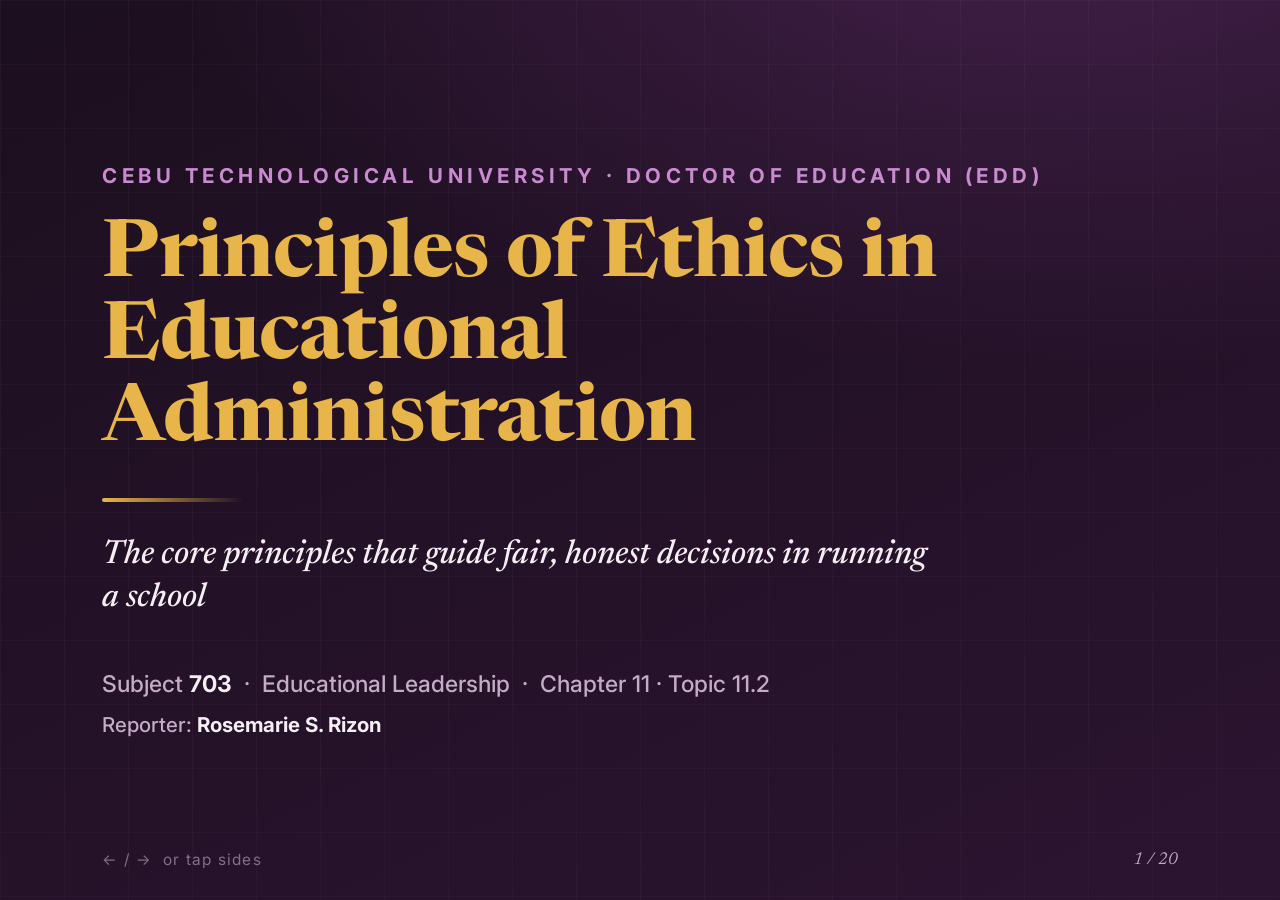
<file: aunt/edd-reports/lesson4-educational-leadership/index.html>
<!doctype html>
<html lang="en">
<head>
<meta charset="utf-8">
<meta name="viewport" content="width=device-width, initial-scale=1">
<title>703 — 11.2 Principles of Ethics in Educational Administration</title>
<link rel="stylesheet" href="../slides.css">
</head>
<body data-theme="leadership">
<div class="deck">

  <!-- 1 — TITLE -->
  <section class="slide title active">
    <div class="program">Cebu Technological University &middot; Doctor of Education (EdD)</div>
    <h1>Principles of Ethics in Educational Administration</h1>
    <div class="rule"></div>
    <div class="sub">The core principles that guide fair, honest decisions in running a school</div>
    <div class="by">Subject <b>703</b> &nbsp;&middot;&nbsp; Educational Leadership &nbsp;&middot;&nbsp; Chapter 11 &middot; Topic 11.2</div>
    <div class="by" style="margin-top:1.5vh;font-size:1.6vw">Reporter: <b>Rosemarie S. Rizon</b></div>
  </section>

  <!-- 2 — WHERE 11.2 SITS -->
  <section class="slide">
    <div class="kolophon"><span>703 &middot; Chapter 11</span><span class="right">Topic 11.2</span></div>
    <h2 class="head"><span class="small">Orientation</span>Where my topic sits</h2>
    <figure class="diagram">
      <svg viewBox="0 0 1000 230" role="img" aria-label="Chapter 11 map, focus on 11.2">
        <rect class="dg-box" x="30"  y="92" width="190" height="76" rx="8" opacity="0.5"/>
        <text class="dg-sub" x="125" y="126" text-anchor="middle" font-size="15" font-weight="600">11.1 Values</text>
        <text class="dg-sub" x="125" y="148" text-anchor="middle" font-size="13">&amp; ethics</text>
        <rect class="dg-box-a" x="250" y="80" width="250" height="100" rx="8"/>
        <text class="dg-a" x="375" y="120" text-anchor="middle" font-size="19" font-weight="700">11.2 Principles</text>
        <text class="dg-sub" x="375" y="148" text-anchor="middle" font-size="14">of ethics &mdash; my focus</text>
        <rect class="dg-box" x="530" y="92" width="190" height="76" rx="8" opacity="0.5"/>
        <text class="dg-sub" x="625" y="126" text-anchor="middle" font-size="15" font-weight="600">11.3 Values-based</text>
        <text class="dg-sub" x="625" y="148" text-anchor="middle" font-size="13">leadership</text>
        <rect class="dg-box" x="750" y="92" width="210" height="76" rx="8" opacity="0.5"/>
        <text class="dg-sub" x="855" y="126" text-anchor="middle" font-size="15" font-weight="600">11.4 Good</text>
        <text class="dg-sub" x="855" y="148" text-anchor="middle" font-size="13">governance</text>
      </svg>
      <figcaption>Chapter 11 has several topics. This report covers only 11.2 &mdash; the principles that turn values into ethical practice.</figcaption>
    </figure>
  </section>

  <!-- 3 — ROADMAP -->
  <section class="slide">
    <div class="kolophon"><span>703 &middot; 11.2</span><span class="right">Roadmap</span></div>
    <h2 class="head">What this report will cover</h2>
    <ul class="points">
      <li><b>What</b> ethical principles are</li>
      <li><b>Why</b> principles, not just rules</li>
      <li><b>The core principles</b>, one by one</li>
      <li><b>How</b> they work in practice, and why they matter</li>
    </ul>
  </section>

  <!-- 4 — DEFINITION -->
  <section class="slide">
    <div class="kolophon"><span>703 &middot; 11.2</span><span class="right">The construct</span></div>
    <h2 class="head"><span class="small">Defining the construct</span>What ethical principles are</h2>
    <div class="define">
      <div class="term"><span class="word">Ethical principles</span><span class="gloss">The <b>agreed standards of right conduct</b> that guide how a leader makes decisions and treats people &mdash; especially when the choice is difficult.<br><span style="color:var(--muted);font-style:italic;font-size:.9em">In plain terms: the rules of "doing right" that a school administrator lives by.</span></span></div>
    </div>
  </section>

  <!-- 5 — VALUES VS PRINCIPLES -->
  <section class="slide">
    <div class="kolophon"><span>703 &middot; 11.2</span><span class="right">Clarify</span></div>
    <h2 class="head">From values to principles to practice</h2>
    <figure class="diagram">
      <svg viewBox="0 0 1000 200" role="img" aria-label="Values to principles to practice">
        <rect class="dg-box-b" x="60" y="70" width="240" height="70" rx="8"/>
        <text class="dg-b" x="180" y="103" text-anchor="middle" font-size="18" font-weight="700">Values</text>
        <text class="dg-sub" x="180" y="125" text-anchor="middle" font-size="13">what we believe</text>
        <rect class="dg-box-a" x="380" y="70" width="240" height="70" rx="8"/>
        <text class="dg-a" x="500" y="103" text-anchor="middle" font-size="18" font-weight="700">Principles</text>
        <text class="dg-sub" x="500" y="125" text-anchor="middle" font-size="13">how we decide (11.2)</text>
        <rect class="dg-box-b" x="700" y="70" width="240" height="70" rx="8"/>
        <text class="dg-b" x="820" y="103" text-anchor="middle" font-size="18" font-weight="700">Practice</text>
        <text class="dg-sub" x="820" y="125" text-anchor="middle" font-size="13">what we do</text>
        <path class="dg-arrow" d="M302 105 H378"/><polygon class="dg-arrow-head" points="378,105 366,98 366,112"/>
        <path class="dg-arrow" d="M622 105 H698"/><polygon class="dg-arrow-head" points="698,105 686,98 686,112"/>
      </svg>
      <figcaption>Principles are the bridge between what we believe and what we do.</figcaption>
    </figure>
  </section>

  <!-- 6 — WHY PRINCIPLES, NOT RULES -->
  <section class="slide">
    <div class="kolophon"><span>703 &middot; 11.2</span><span class="right">Rationale</span></div>
    <h2 class="head">Why principles, not just rules</h2>
    <div class="lead">Rules cannot cover every situation. <span class="hl">Principles</span> give a leader a steady way to decide what is right even when no rule fits the case in front of them.</div>
  </section>

  <!-- 7 — SECTION: THE PRINCIPLES -->
  <section class="slide section">
    <div class="kolophon"><span>703 &middot; 11.2</span><span class="right">The principles</span></div>
    <div class="num">11.2</div>
    <div class="kicker">The heart of the topic</div>
    <h2>The Core Ethical Principles</h2>
  </section>

  <!-- 8 — INTEGRITY -->
  <section class="slide">
    <div class="kolophon"><span>703 &middot; 11.2</span><span class="right">Principle 1</span></div>
    <h2 class="head"><span class="small">Principle 1</span>Integrity &amp; honesty</h2>
    <div class="lead">Be <span class="hl">truthful and consistent</span>; keep your word. What you say and what you do should match.</div>
  </section>

  <!-- 9 — FAIRNESS -->
  <section class="slide">
    <div class="kolophon"><span>703 &middot; 11.2</span><span class="right">Principle 2</span></div>
    <h2 class="head"><span class="small">Principle 2</span>Fairness &amp; justice</h2>
    <div class="lead">Treat everyone <span class="hl">equally</span>; decide without favoritism, and give each person what is due to them.</div>
  </section>

  <!-- 10 — RESPECT -->
  <section class="slide">
    <div class="kolophon"><span>703 &middot; 11.2</span><span class="right">Principle 3</span></div>
    <h2 class="head"><span class="small">Principle 3</span>Respect for persons</h2>
    <div class="lead">Honor the <span class="hl">dignity of every person</span> &mdash; each student and staff member &mdash; in how you speak and decide.</div>
  </section>

  <!-- 11 — ACCOUNTABILITY -->
  <section class="slide">
    <div class="kolophon"><span>703 &middot; 11.2</span><span class="right">Principle 4</span></div>
    <h2 class="head"><span class="small">Principle 4</span>Accountability</h2>
    <div class="lead"><span class="hl">Own your decisions</span> and answer for their results &mdash; do not pass the blame when things go wrong.</div>
  </section>

  <!-- 12 — CONFIDENTIALITY -->
  <section class="slide">
    <div class="kolophon"><span>703 &middot; 11.2</span><span class="right">Principle 5</span></div>
    <h2 class="head"><span class="small">Principle 5</span>Confidentiality</h2>
    <div class="lead">Protect <span class="hl">private information</span> about students and staff; share it only when it is right and necessary.</div>
  </section>

  <!-- 13 — SERVICE -->
  <section class="slide">
    <div class="kolophon"><span>703 &middot; 11.2</span><span class="right">Principle 6</span></div>
    <h2 class="head"><span class="small">Principle 6</span>Service &amp; the common good</h2>
    <div class="lead">Put the <span class="hl">welfare of learners and the community</span> above personal interest. The role is a trust, not a privilege.</div>
  </section>

  <!-- 14 — THE SIX TOGETHER -->
  <section class="slide">
    <div class="kolophon"><span>703 &middot; 11.2</span><span class="right">The principles</span></div>
    <h2 class="head">The principles at a glance</h2>
    <div class="recap">
      <div class="item"><div class="k">Integrity</div><div class="v">Be truthful and consistent.</div></div>
      <div class="item"><div class="k">Fairness</div><div class="v">No favoritism; justice for all.</div></div>
      <div class="item"><div class="k">Respect</div><div class="v">Honor every person's dignity.</div></div>
      <div class="item"><div class="k">Accountability</div><div class="v">Own your decisions.</div></div>
      <div class="item"><div class="k">Confidentiality</div><div class="v">Guard private information.</div></div>
      <div class="item"><div class="k">Service</div><div class="v">The common good comes first.</div></div>
    </div>
  </section>

  <!-- 15 — PRINCIPLE IN ACTION -->
  <section class="slide">
    <div class="kolophon"><span>703 &middot; 11.2</span><span class="right">In practice</span></div>
    <h2 class="head">A principle in action</h2>
    <div class="card"><span class="tag">A hard choice</span>A relative applies for a teaching post and is <b>not</b> the most qualified.<br><br>The principles of <b>fairness</b> and <b>integrity</b> say: choose the best candidate, openly and on merit &mdash; even when it is personally uncomfortable.</div>
  </section>

  <!-- 16 — ANOTHER CASE -->
  <section class="slide">
    <div class="kolophon"><span>703 &middot; 11.2</span><span class="right">In practice</span></div>
    <h2 class="head">A second hard choice</h2>
    <div class="card"><span class="tag">Confidentiality vs. pressure</span>A staff member shares something private in confidence. Others press you to repeat it.<br><br><b>Confidentiality</b> and <b>respect</b> say: protect it &mdash; share only what is truly necessary, and only with those who must know.</div>
  </section>

  <!-- 17 — WHEN PRINCIPLES COLLIDE -->
  <section class="slide">
    <div class="kolophon"><span>703 &middot; 11.2</span><span class="right">Judgment</span></div>
    <h2 class="head">When principles seem to collide</h2>
    <div class="lead">Sometimes two principles pull in different directions. The leader weighs them honestly, chooses the one that best serves <span class="hl">people and the common good</span>, and can explain the reason openly.</div>
  </section>

  <!-- 18 — WHY IT MATTERS -->
  <section class="slide">
    <div class="kolophon"><span>703 &middot; 11.2</span><span class="right">Significance</span></div>
    <h2 class="head">Why these principles matter</h2>
    <ul class="points">
      <li><b>Trust</b><span class="plain">People trust a leader whose decisions are fair and honest.</span></li>
      <li><b>Consistency</b><span class="plain">Principles keep decisions steady from one case to the next.</span></li>
      <li><b>Good example</b><span class="plain">A school learns ethics from how its leaders behave.</span></li>
    </ul>
  </section>

  <!-- 19 — RECAP -->
  <section class="slide">
    <div class="kolophon"><span>703 &middot; 11.2</span><span class="right">Key takeaways</span></div>
    <h2 class="head">Key takeaways</h2>
    <div class="recap">
      <div class="item"><div class="k">What</div><div class="v">Ethical principles are the standards of right conduct.</div></div>
      <div class="item"><div class="k">The core</div><div class="v">Integrity, fairness, respect, accountability.</div></div>
      <div class="item"><div class="k">Also</div><div class="v">Confidentiality and service to the common good.</div></div>
      <div class="item"><div class="k">Why</div><div class="v">They build trust, consistency, and a good example.</div></div>
    </div>
  </section>

  <!-- 20 — CLOSE -->
  <section class="slide title">
    <div class="program">703 &middot; Chapter 11 &middot; Topic 11.2</div>
    <h1>Thank you</h1>
    <div class="rule"></div>
    <div class="sub">Leading by principle.</div>
    <div class="by">Reporter: <b>Rosemarie S. Rizon</b></div>
  </section>

  <div class="bar"></div>
  <div class="pageno"></div>
  <div class="nav">&larr; / &rarr; &nbsp;or tap sides</div>
  <div class="tap left"></div>
  <div class="tap right"></div>
</div>
<script src="../slides.js"></script>
</body>
</html>
</file>
<file: aunt/edd-reports/slides.css>
/* ============================================================
   EdD Report Decks — themeable slide system (v2)
   ONE engine + slide-class contract; each deck picks a THEME
   via <body data-theme="..."> so the four reports look distinct.
   Re-skin a whole deck by swapping the data-theme token block.
   Doctoral rigor, layman-friendly, BIG & high-contrast, mobile-first.
   ============================================================ */

@import url('https://fonts.googleapis.com/css2?family=Fraunces:ital,opsz,wght@0,9..144,400;0,9..144,600;0,9..144,700;1,9..144,500&family=Inter:wght@400;500;600;700;800&family=Space+Grotesk:wght@400;500;600;700&family=Sora:wght@400;500;600;700;800&family=Newsreader:ital,opsz,wght@0,6..72,400;0,6..72,600;0,6..72,700;1,6..72,500&display=swap');

/* ---------- THEME TOKENS (the one-swap surface) ---------- */
:root{
  /* default = emerald/brass editorial (lesson 2) */
  --bg-1:#07241d; --bg-2:#0c3128; --bg-3:#114b3c;
  --accent:#e7b24a; --accent-soft:#f3cf86; --accent-2:#57c79a;
  --warn:#e8896b;
  --text:#f3f1ea; --muted:#aebfb6;
  --line:rgba(231,178,74,0.26);
  --card:rgba(255,255,255,0.05); --card-line:rgba(255,255,255,0.13);
  --display:"Fraunces",Georgia,serif;
  --body:"Inter","Segoe UI",Arial,sans-serif;
  --grid:rgba(255,255,255,0.028);
}

/* L1 — Learning Resources: warm terracotta + cream, humanist */
body[data-theme="resources"]{
  --bg-1:#241410; --bg-2:#33201a; --bg-3:#4a2e24;
  --accent:#e8915a; --accent-soft:#f3b88c; --accent-2:#e7c873;
  --text:#f6efe7; --muted:#cdb6a6;
  --line:rgba(232,145,90,0.28);
  --display:"Sora",sans-serif; --body:"Sora","Segoe UI",sans-serif;
}
/* L3 — Research methods: indigo ink + electric cyan, grotesk */
body[data-theme="research"]{
  --bg-1:#0a1124; --bg-2:#0e1a3a; --bg-3:#15295c;
  --accent:#4ad6e6; --accent-soft:#8ee9f3; --accent-2:#9a8cff;
  --text:#eef2fb; --muted:#9fb0d4;
  --line:rgba(74,214,230,0.26);
  --display:"Space Grotesk",sans-serif; --body:"Space Grotesk","Segoe UI",sans-serif;
}
/* L4 — Educational Leadership & Ethics: plum/burgundy + gold, classic serif */
body[data-theme="leadership"]{
  --bg-1:#1c0f1f; --bg-2:#2b1430; --bg-3:#43204a;
  --accent:#e8b54b; --accent-soft:#f2d089; --accent-2:#c98bd0;
  --text:#f5eef2; --muted:#c4abc6;
  --line:rgba(232,181,75,0.26);
  --display:"Newsreader",Georgia,serif; --body:"Inter","Segoe UI",sans-serif;
}

*{box-sizing:border-box;margin:0;padding:0}
html,body{height:100%}
body{
  font-family:var(--body);
  background:var(--bg-1);
  color:var(--text);
  overflow:hidden;
  -webkit-font-smoothing:antialiased;
}
.deck{height:100vh;width:100vw;position:relative;overflow:hidden}

.slide{
  position:absolute;inset:0;
  display:none;flex-direction:column;justify-content:center;
  padding:7vh 8vw;
  background:
    radial-gradient(125% 95% at 82% -12%, var(--bg-3) 0%, transparent 56%),
    linear-gradient(155deg, var(--bg-1) 0%, var(--bg-2) 100%);
}
.slide::before{
  content:"";position:absolute;inset:0;pointer-events:none;
  background-image:
    linear-gradient(var(--grid) 1px, transparent 1px),
    linear-gradient(90deg, var(--grid) 1px, transparent 1px);
  background-size:64px 64px;
  mask-image:radial-gradient(120% 120% at 50% 40%, #000 55%, transparent 100%);
}
.slide.active{display:flex;animation:fade .5s cubic-bezier(.2,.7,.2,1)}
@keyframes fade{from{opacity:0;transform:translateY(16px)}to{opacity:1;transform:none}}
.slide > *{position:relative;z-index:1}

/* running header */
.kolophon{
  position:absolute;top:4.5vh;left:8vw;right:8vw;z-index:2;
  display:flex;justify-content:space-between;align-items:center;
  font-family:var(--body);font-size:1.45vw;font-weight:600;
  letter-spacing:.18em;text-transform:uppercase;color:var(--accent);
}
.kolophon .right{color:var(--muted);font-weight:500;letter-spacing:.12em}
.kolophon::after{content:"";position:absolute;left:0;right:0;bottom:-1.4vh;height:1px;background:var(--line)}

/* ---------- Title slide ---------- */
.slide.title{justify-content:center}
.slide.title .program{font-family:var(--body);font-size:1.6vw;font-weight:700;letter-spacing:.22em;text-transform:uppercase;color:var(--accent-2);margin-bottom:3.2vh}
.slide.title h1{font-family:var(--display);font-weight:700;font-size:6.2vw;line-height:1.03;color:var(--accent);letter-spacing:-0.01em;max-width:90%}
.slide.title .rule{width:11vw;height:4px;background:linear-gradient(90deg,var(--accent),transparent);margin:4vh 0 3.5vh;border-radius:2px}
.slide.title .sub{font-family:var(--display);font-style:italic;font-weight:500;font-size:2.6vw;color:var(--text);max-width:78%;line-height:1.3}
.slide.title .by{margin-top:5.5vh;font-size:1.8vw;color:var(--muted);font-weight:500}
.slide.title .by b{color:var(--text);font-weight:700}

/* ---------- Section divider ---------- */
.slide.section{justify-content:center}
.slide.section .num{font-family:var(--display);font-size:11vw;font-weight:700;color:transparent;-webkit-text-stroke:2px var(--accent);opacity:.5;line-height:.8;margin-bottom:1vh}
.slide.section .kicker{font-family:var(--body);font-size:1.6vw;font-weight:700;letter-spacing:.2em;text-transform:uppercase;color:var(--accent-2);margin-bottom:2vh}
.slide.section h2{font-family:var(--display);font-weight:700;font-size:5.4vw;color:var(--accent);line-height:1.05;max-width:86%}

/* ---------- Content slide ---------- */
.slide h2.head{font-family:var(--display);font-weight:700;font-size:4.3vw;color:var(--accent);line-height:1.07;margin-bottom:4.5vh;letter-spacing:-0.01em}
.slide h2.head .small{display:block;font-family:var(--body);font-size:1.4vw;font-weight:700;letter-spacing:.16em;text-transform:uppercase;color:var(--accent-2);margin-bottom:1.4vh}

.lead{font-family:var(--display);font-size:3vw;line-height:1.3;color:var(--text);max-width:92%}
.lead .hl{color:var(--accent)}

/* term + plain-language pairing */
.define{display:flex;flex-direction:column;gap:2.4vh}
.term{display:flex;gap:1.6vw;align-items:baseline}
.term .word{font-family:var(--display);font-weight:700;font-size:2.5vw;color:var(--accent);white-space:nowrap}
.term .gloss{font-size:2vw;line-height:1.34;color:var(--text)}
.term .gloss b{color:var(--accent-2);font-weight:600}

ul.points{list-style:none;display:flex;flex-direction:column;gap:2.6vh;max-width:92%}
ul.points li{font-size:2.2vw;line-height:1.33;padding-left:1.6em;position:relative;color:var(--text)}
ul.points li::before{content:"";position:absolute;left:0;top:.5em;width:.72em;height:.72em;border:2px solid var(--accent-2);transform:rotate(45deg)}
ul.points li b{color:var(--accent);font-weight:700}
ul.points li .plain{display:block;font-size:.82em;color:var(--muted);margin-top:.5vh;font-style:italic}

/* numbered list variant */
ol.steps{list-style:none;counter-reset:s;display:flex;flex-direction:column;gap:2.5vh;max-width:92%}
ol.steps li{counter-increment:s;font-size:2.15vw;line-height:1.32;padding-left:2.4em;position:relative;color:var(--text)}
ol.steps li::before{content:counter(s);position:absolute;left:0;top:-.05em;width:1.5em;height:1.5em;display:flex;align-items:center;justify-content:center;
  font-family:var(--display);font-weight:700;font-size:.85em;color:var(--bg-1);background:var(--accent);border-radius:50%}
ol.steps li b{color:var(--accent);font-weight:700}
ol.steps li .plain{display:block;font-size:.82em;color:var(--muted);margin-top:.5vh;font-style:italic}

/* callout card */
.card{
  background:var(--card);border:1px solid var(--card-line);border-radius:10px;
  padding:3.4vh 3vw;font-size:2.15vw;line-height:1.38;
  border-left:6px solid var(--accent);max-width:90%;backdrop-filter:blur(2px);
}
.card .tag{display:block;font-family:var(--body);font-size:1.25vw;font-weight:800;letter-spacing:.16em;text-transform:uppercase;color:var(--accent-2);margin-bottom:1.4vh}
.card b{color:var(--accent)}

/* two-column */
.split{display:grid;grid-template-columns:1fr 1fr;gap:4vw;align-items:center}
.split.wide-right{grid-template-columns:0.85fr 1.15fr}
.split .col-text .lead{font-size:2.4vw;max-width:100%}
.split figure{margin:0}
.split figcaption{margin-top:2vh;font-size:1.45vw;color:var(--muted);font-style:italic;text-align:center}

figure.diagram{margin:2vh 0 0}
figure.diagram svg{width:100%;height:auto;display:block}
figure.diagram figcaption{margin-top:2.2vh;font-size:1.55vw;color:var(--muted);font-style:italic;text-align:center}

/* key-takeaways grid */
.recap{display:grid;grid-template-columns:1fr 1fr;gap:2.6vh 3vw;max-width:94%}
.recap .item{border-left:4px solid var(--accent-2);padding-left:1.4vw}
.recap .item .k{font-family:var(--display);font-weight:700;font-size:2vw;color:var(--accent);margin-bottom:.6vh}
.recap .item .v{font-size:1.65vw;line-height:1.32;color:var(--muted)}

/* SVG diagram tokens */
.dg-box{fill:var(--card);stroke:var(--card-line);stroke-width:1.5}
.dg-box-a{fill:rgba(231,178,74,0.12);stroke:var(--accent);stroke-width:2}
.dg-box-b{fill:rgba(87,199,154,0.12);stroke:var(--accent-2);stroke-width:2}
.dg-label{fill:var(--text);font-family:"Inter",sans-serif;font-weight:600}
.dg-sub{fill:var(--muted);font-family:"Inter",sans-serif;font-weight:400}
.dg-a{fill:var(--accent)}
.dg-b{fill:var(--accent-2)}
.dg-arrow{stroke:var(--accent);stroke-width:2.5;fill:none}
.dg-arrow-head{fill:var(--accent)}

/* progress + chrome */
.bar{position:absolute;bottom:0;left:0;height:5px;background:linear-gradient(90deg,var(--accent),var(--accent-soft));transition:width .35s;z-index:3}
.pageno{position:absolute;bottom:3.4vh;right:8vw;font-size:1.35vw;color:var(--muted);font-family:var(--display);font-style:italic;z-index:2}
.nav{position:absolute;bottom:3.4vh;left:8vw;font-size:1.2vw;color:var(--muted);opacity:.6;z-index:2;letter-spacing:.08em}
.tap{position:absolute;top:0;width:28%;height:100%;cursor:pointer;z-index:5}
.tap.left{left:0}.tap.right{right:0}

/* ===================== PHONE / PORTRAIT ===================== */
@media (max-width: 860px), (orientation: portrait){
  .slide{padding:11vh 7vw 9vh}
  .kolophon{top:4vh;font-size:3vw}
  .slide.title .program{font-size:3.4vw}
  .slide.title h1{font-size:10.5vw;max-width:100%}
  .slide.title .sub{font-size:5vw;max-width:96%}
  .slide.title .by{font-size:3.8vw}
  .slide.title .rule{width:24vw}
  .slide.section .num{font-size:26vw;-webkit-text-stroke:2px var(--accent)}
  .slide.section .kicker{font-size:3.6vw}
  .slide.section h2{font-size:10vw;max-width:100%}
  .slide h2.head{font-size:8vw}
  .slide h2.head .small{font-size:3.2vw}
  .lead{font-size:6vw;max-width:100%}
  .define{gap:3vh}
  .term{flex-direction:column;gap:.6vh}
  .term .word{font-size:6vw}
  .term .gloss{font-size:4.7vw}
  ul.points{max-width:100%;gap:2.6vh}
  ul.points li{font-size:5.4vw}
  ul.points li::before{top:.45em}
  ol.steps{max-width:100%;gap:2.6vh}
  ol.steps li{font-size:5.3vw;padding-left:2.2em}
  .card{font-size:5vw;max-width:100%;padding:3vh 5vw}
  .card .tag{font-size:3vw}
  .split, .split.wide-right{grid-template-columns:1fr;gap:3.5vh}
  .split .col-text .lead{font-size:6vw}
  .split figcaption, figure.diagram figcaption{font-size:3.4vw}
  .recap{grid-template-columns:1fr;gap:2.2vh}
  .recap .item .k{font-size:5vw}
  .recap .item .v{font-size:4vw}
  .pageno{font-size:3vw;bottom:3vh}
  .nav{font-size:2.8vw;bottom:3vh}
}
</file>
